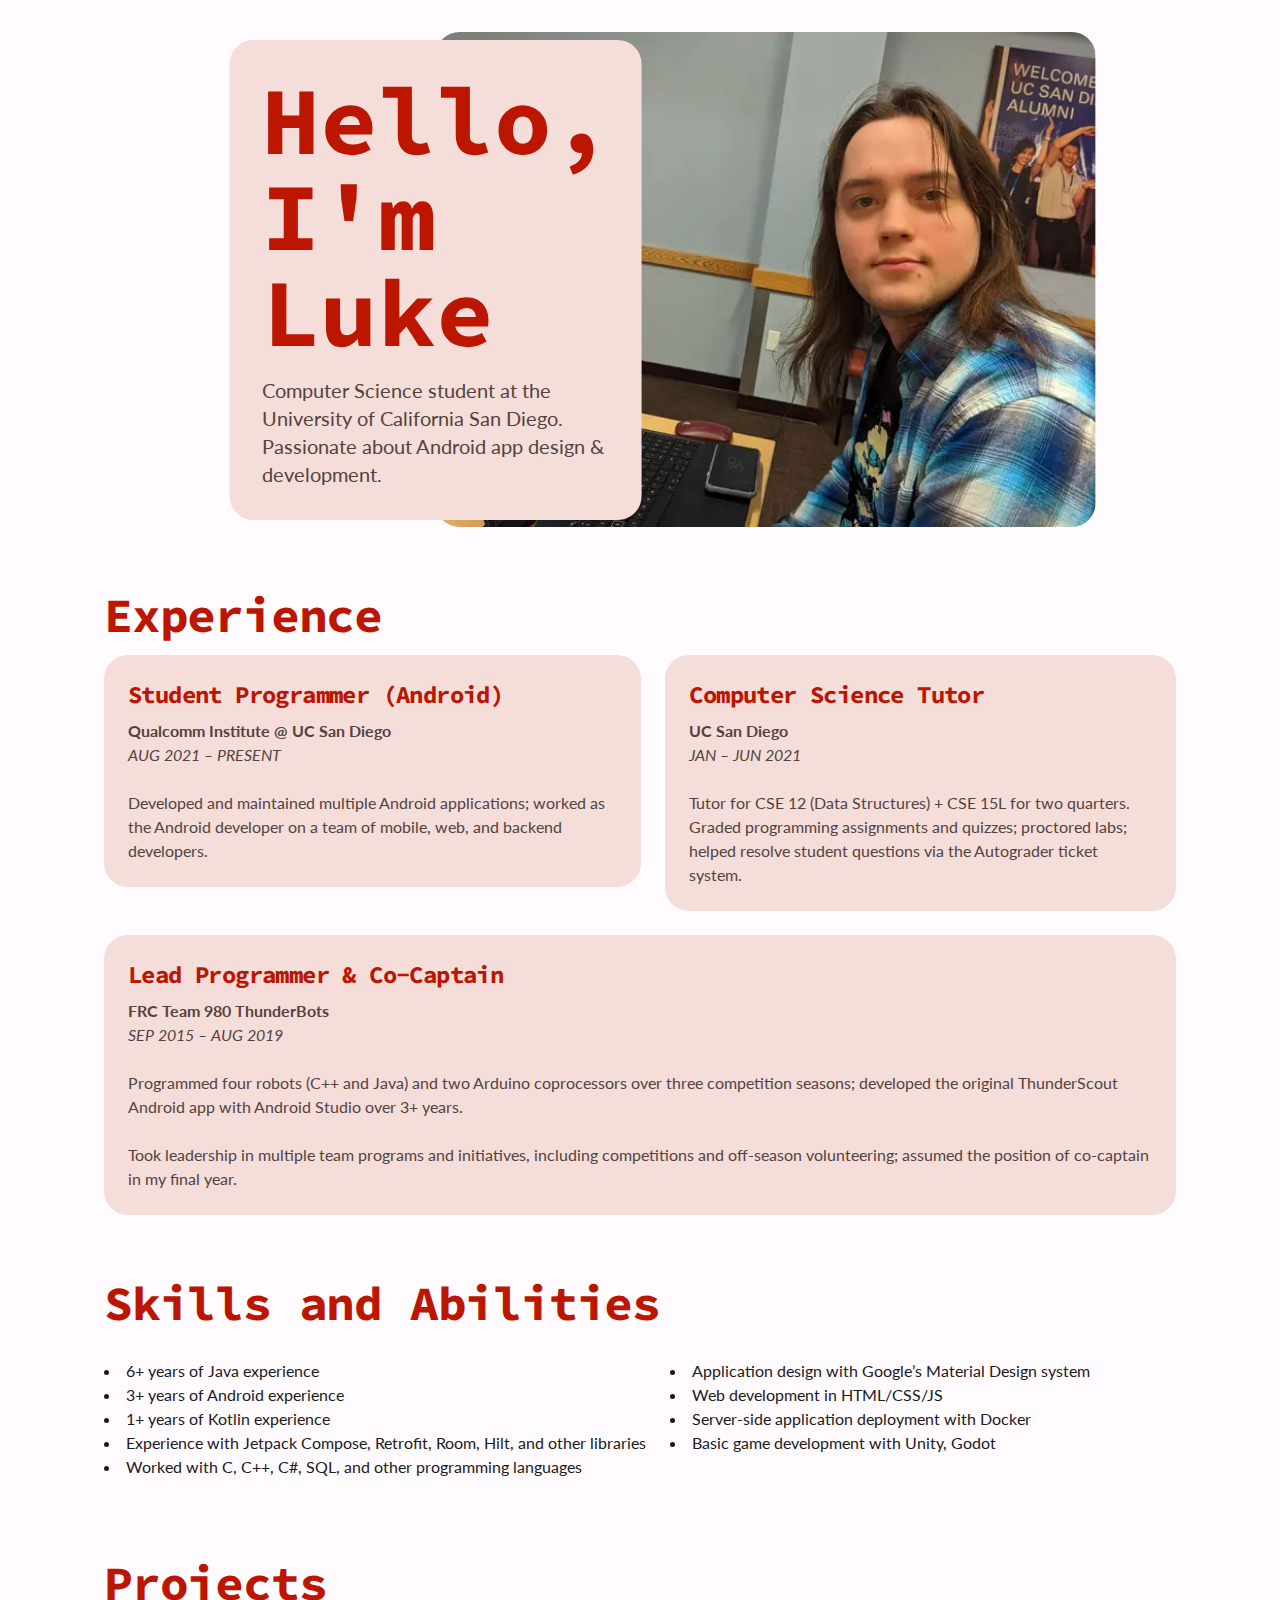
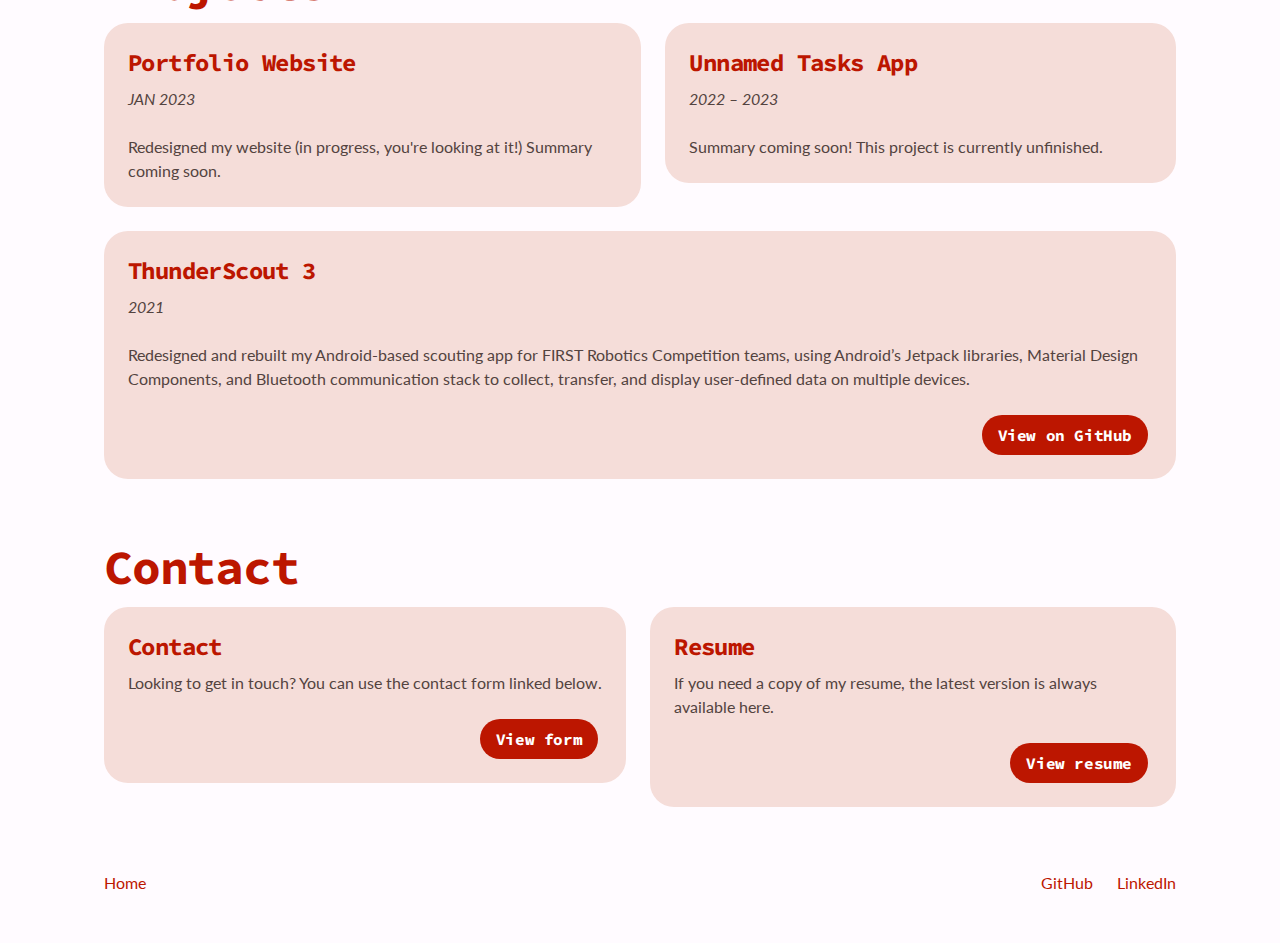
<file: index.html>
<!DOCTYPE html>
<html lang="en">
  <head>
    <meta charset="utf-8">
    <meta name="viewport" content="width=device-width">
    <meta name="color-scheme" content="light dark">
    <link rel="stylesheet" href="./styles.css">
    <link
      rel="stylesheet"
      href="https://fonts.googleapis.com/css2?family=Lato:ital,wght@0,400;0,700;1,400&amp;family=Source+Code+Pro:wght@700&amp;display=swap"
    >
    <!--<link rel="stylesheet" href="https://fonts.googleapis.com/css2?family=Material+Symbols+Outlined:opsz,wght,FILL,GRAD@48,400,0,0">-->
    <link rel="icon" href="./favicon.png">
    <title>Luke Myers</title>
  </head>
  <body>
    <header class="card main-header">
      <div class="card-content">
        <h1>Hello, I'm Luke</h1>
        <p>
          Computer Science student at the University of California San Diego.
          Passionate about Android app design & development.
        </p>
      </div>
      <picture>
        <img
          srcset="assets/images/header-640.webp 640w, assets/images/header-960.webp 960w, assets/images/header-1920.webp 1920w"
          sizes="50svw"
          alt="Photo of me!"
          src="assets/images/header-640.webp"
        />
      </picture>
    </header>
    <main>
      <section>
        <h2>Experience</h2>
        <div class="flex-layout flex-row">
          <div class="flex-item card card-content">
            <h3>Student Programmer (Android)</h3>
            <p><strong>Qualcomm Institute @ UC San Diego</strong></p>
            <p><em class="uppercase">Aug 2021 – Present</em></p>
            <p>&nbsp;</p>
            <p>
              Developed and maintained multiple Android applications; worked as
              the Android developer on a team of mobile, web, and backend
              developers.
            </p>
          </div>
          <div class="flex-item card card-content">
            <h3>Computer Science Tutor</h3>
            <p><strong>UC San Diego</strong></p>
            <p><em class="uppercase">Jan – Jun 2021</em></p>
            <p>&nbsp;</p>
            <p>
              Tutor for CSE 12 (Data Structures) + CSE 15L for two quarters.
              Graded programming assignments and quizzes; proctored labs; helped
              resolve student questions via the Autograder ticket system.
            </p>
          </div>
          <div class="flex-item card card-content">
            <h3>Lead Programmer & Co-Captain</h3>
            <p><strong>FRC Team 980 ThunderBots</strong></p>
            <p><em class="uppercase">Sep 2015 – Aug 2019</em></p>
            <p>&nbsp;</p>
            <p>
              Programmed four robots (C++ and Java) and two Arduino coprocessors
              over three competition seasons; developed the original
              ThunderScout Android app with Android Studio over 3+ years.
            </p>
            <p>&nbsp;</p>
            <p>
              Took leadership in multiple team programs and initiatives,
              including competitions and off-season volunteering; assumed the
              position of co-captain in my final year.
            </p>
          </div>
        </div>
      </section>
      <!--<section>
        <h2>Education</h2>
        <div class="flex-layout flex-row">
          <div class="flex-item card card-content surface">
            Describe my education at UC San Diego. Duis aute irure dolor in
            reprehenderit in voluptate velit esse cillum dolore eu fugiat nulla
            pariatur. Excepteur sint occaecat cupidatat non proident, sunt in
            culpa qui officia deserunt mollit anim id est laborum.
          </div>
        </div>
      </section>-->
      <section>
        <h2>Skills and Abilities</h2>
        <div class="flex-layout flex-row">
          <ul class="flex-item">
            <li>6+ years of Java experience</li>
            <li>3+ years of Android experience</li>
            <li>1+ years of Kotlin experience</li>
            <li>
              Experience with Jetpack Compose, Retrofit, Room, Hilt, and other
              libraries
            </li>
            <li>
              Worked with C, C++, C#, SQL, and other programming languages
            </li>
          </ul>
          <ul class="flex-item">
            <li>Application design with Google’s Material Design system</li>
            <li>Web development in HTML/CSS/JS</li>
            <li>Server-side application deployment with Docker</li>
            <li>Basic game development with Unity, Godot</li>
          </ul>
        </div>
      </section>
      <section>
        <h2>Projects</h2>
        <div class="flex-layout flex-row">
          <div class="flex-item card">
            <div class="card-content">
              <h3>Portfolio Website</h3>
              <p><em class="uppercase">Jan 2023</em></p>
              <p>&nbsp;</p>
              <p>
                Redesigned my website (in progress, you're looking at it!)
                Summary coming soon.
              </p>
            </div>
          </div>
          <div class="flex-item card">
            <div class="card-content">
              <h3>Unnamed Tasks App</h3>
              <p><em class="uppercase">2022 – 2023</em></p>
              <p>&nbsp;</p>
              <p>Summary coming soon! This project is currently unfinished.</p>
            </div>
          </div>
          <div class="flex-item card">
            <div class="card-content">
              <h3>ThunderScout 3</h3>
              <p><em class="uppercase">2021</em></p>
              <p>&nbsp;</p>
              <p>
                Redesigned and rebuilt my Android-based scouting app for FIRST
                Robotics Competition teams, using Android’s Jetpack libraries,
                Material Design Components, and Bluetooth communication stack to
                collect, transfer, and display user-defined data on multiple
                devices.
              </p>
              <p>&nbsp;</p>
              <div class="action-group">
                <a
                  class="action"
                  href="https://github.com/19lmyers/ThunderScout/"
                  ><span class="text">View on GitHub</span></a
                >
              </div>
            </div>
          </div>
        </div>
      </section>
      <section>
        <h2>Contact</h2>
        <div class="flex-layout">
          <div class="flex-item card card-content">
            <h3>Contact</h3>
            <p>
              Looking to get in touch? You can use the contact form linked
              below.
            </p>
            <p>&nbsp;</p>
            <div class="action-group">
              <a class="action" href="./contact.html"
                ><span class="text">View form</span></a
              >
            </div>
          </div>
          <div class="flex-item card card-content">
            <h3>Resume</h3>
            <p>
              If you need a copy of my resume, the latest version is always
              available here.
            </p>
            <p>&nbsp;</p>
            <div class="action-group">
              <a
                class="action"
                href="./resume.pdf"
                target="_blank"
                rel="noopener noreferrer"
                ><span class="text">View resume</span></a
              >
            </div>
          </div>
        </div>
      </section>
    </main>
    <footer class="flex-layout">
      <div class="flex-item"><a href="./">Home</a></div>
      <div class="flex-item">
        <a href="https://github.com/19lmyers">GitHub</a>
      </div>
      <div class="flex-item">
        <a href="https://www.linkedin.com/in/luke-myers-dev/">LinkedIn</a>
      </div>
    </footer>
  </body>
</html>
</file>
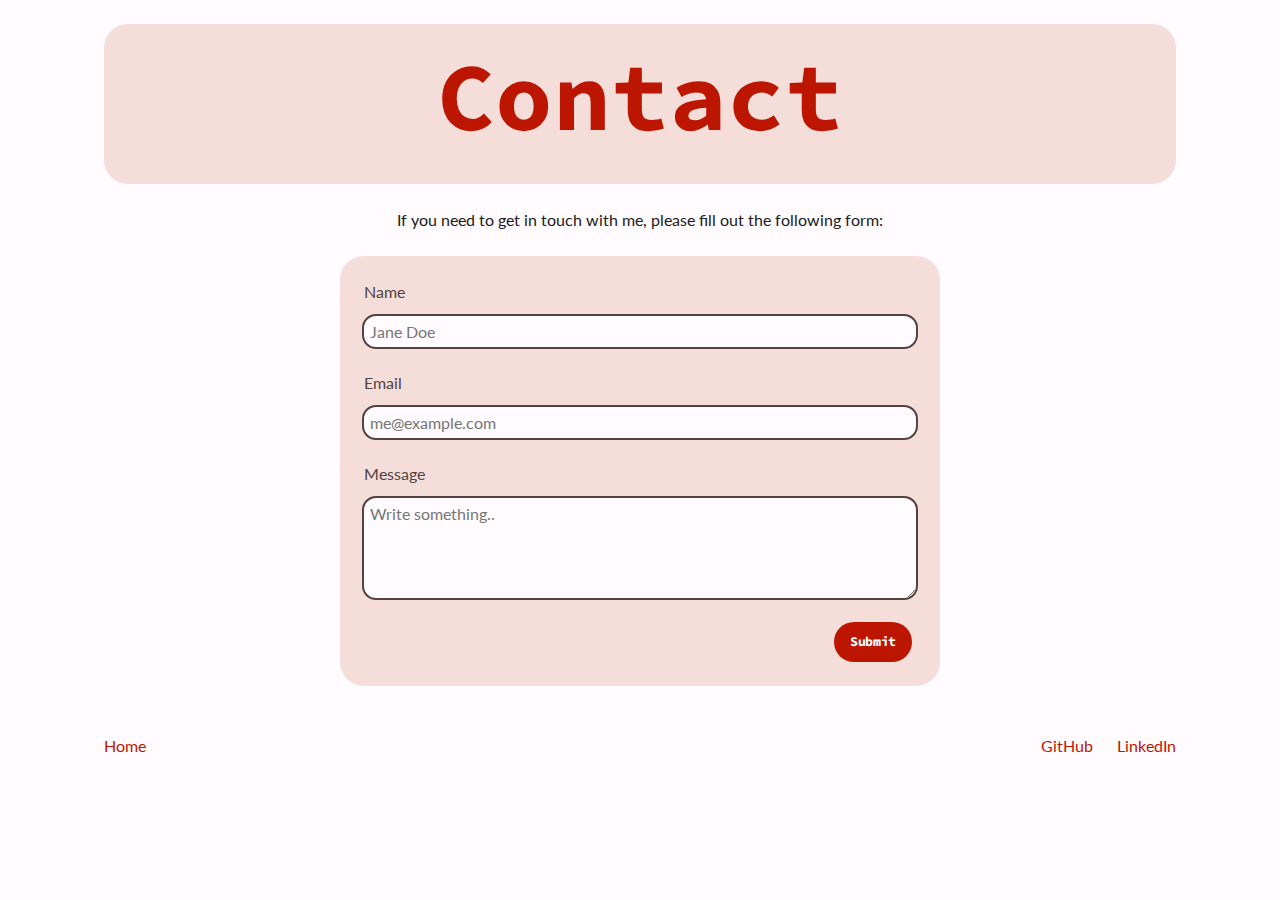
<file: contact.html>
<!DOCTYPE html>
<html lang="en">
  <head>
    <meta charset="utf-8">
    <meta name="viewport" content="width=device-width">
    <meta name="color-scheme" content="light dark">
    <link rel="stylesheet" href="./styles.css">
    <link
      rel="stylesheet"
      href="https://fonts.googleapis.com/css2?family=Lato:ital,wght@0,400;0,700;1,400&amp;family=Source+Code+Pro:wght@700&amp;display=swap"
    >
    <!--<link rel="stylesheet" href="https://fonts.googleapis.com/css2?family=Material+Symbols+Outlined:opsz,wght,FILL,GRAD@48,400,0,0">-->
    <link rel="icon" href="./favicon.png">
    <title>Contact | Luke Myers</title>
  </head>
  <body>
    <header class="card card-content text-center">
      <h1>Contact</h1>
    </header>
    <main class="form">
      <div class="flex-layout flex-column">
        <p class="flex-item card surface center text-center">
          If you need to get in touch with me, please fill out the following
          form:
        </p>
        <form class="flex-item card card-content center text-center" action="#">
          <label for="name" class="text-left">Name</label>
          <input
            type="text"
            id="name"
            name="name"
            placeholder="Jane Doe"
            required="required"
          />

          <label for="email" class="text-left">Email</label>
          <input
            type="email"
            id="email"
            name="name"
            placeholder="me@example.com"
            required="required"
          />

          <label for="message" class="text-left">Message</label>
          <textarea
            id="message"
            name="message"
            placeholder="Write something.."
            required="required"
          ></textarea>

          <div class="action-group">
            <input class="action" type="submit" value="Submit" />
          </div>
        </form>
      </div>
    </main>
    <footer class="flex-layout">
      <div class="flex-item"><a href="./">Home</a></div>
      <div class="flex-item">
        <a href="https://github.com/19lmyers">GitHub</a>
      </div>
      <div class="flex-item">
        <a href="https://www.linkedin.com/in/luke-myers-dev/">LinkedIn</a>
      </div>
    </footer>
  </body>
</html>
</file>
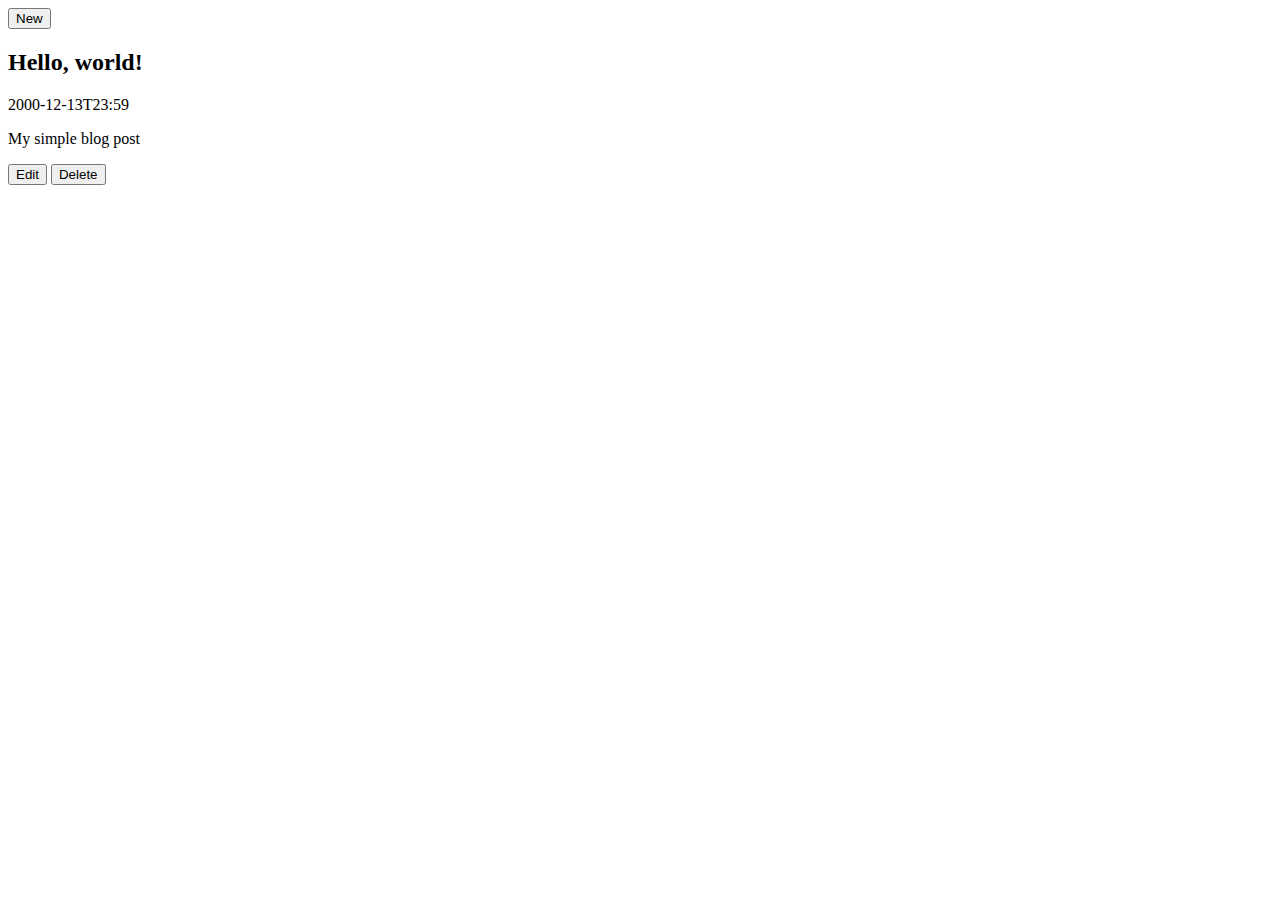
<file: crud.html>
<!DOCTYPE html>
<html lang="en">
  <head>
    <meta charset="utf-8">
    <meta name="viewport" content="width=device-width">
    <meta name="color-scheme" content="light dark">
    <link rel="icon" href="./favicon.png">
    <title>CRUD</title>
  </head>
  <body>
    <button id="create">New</button>
    <template id="post">
        <div>
            <h2 class="title"></h2>
            <time class="date"></time>
            <p class="summary"></p>

            <button class="edit">Edit</button>
            <button class="delete">Delete</button>
        </div>
    </template>
    <template id="edit">
        <dialog>
            <form>
                <h2>Edit post</h2>
                <label for="title">Title</label>
                <br>
                <input id="title" required="required">
                <br>
                <label for="date">Date</label>
                <br>
                <input id="date" type="datetime-local" required="required">
                <br>
                <label for="summary">Summary</label>
                <br>
                <textarea id="summary" required="required"></textarea>
                <br>
                <button class="cancel">Cancel</button>
                <input type="submit" formmethod="dialog" value="Save">
            </form>
        </dialog>
    </template>
    <template id="delete">
        <dialog>
            <form>
                <h2>Delete post?</h2>
                <button class="cancel">Cancel</button>
                <input type="submit" formmethod="dialog" value="Delete">
            </form>
        </dialog>
    </template>
  </body>
  <script type="module" src="blog.js"></script>
</html>
</file>
<file: styles.css>
/* Color Vars & Theming */
:root {
  --color-primary-light: #bc1600;
  --color-onPrimary-light: #ffffff;
  --color-primaryContainer-light: #ffdad4;
  --color-onPrimaryContainer-light: #3f0300;
  --color-secondary-light: #775650;
  --color-onSecondary-light: #ffffff;
  --color-secondaryContainer-light: #ffdad4;
  --color-onSecondaryContainer-light: #2c1511;
  --color-tertiary-light: #006688;
  --color-onTertiary-light: #ffffff;
  --color-tertiaryContainer-light: #c1e8ff;
  --color-onTertiaryContainer-light: #001e2b;
  --color-error-light: #ba1a1a;
  --color-onError-light: #ffffff;
  --color-errorContainer-light: #ffdad6;
  --color-onErrorContainer-light: #410002;
  --color-background-light: #fffbff;
  --color-onBackground-light: #201a19;
  --color-surface-light: #fffbff;
  --color-onSurface-light: #201a19;
  --color-surfaceVariant-light: #f5ddd9;
  --color-onSurfaceVariant-light: #534340;
  --color-outline-light: #857370;
  --color-outlineVariant-light: #d8c2be;
  --color-shadow-light: #000000;
  --color-scrim-light: #000000;
  --color-primary-dark: #ffb4a6;
  --color-onPrimary-dark: #660700;
  --color-primaryContainer-dark: #900e00;
  --color-onPrimaryContainer-dark: #ffdad4;
  --color-secondary-dark: #e7bdb5;
  --color-onSecondary-dark: #5d3f3a;
  --color-secondaryContainer-dark: #5d3f3a;
  --color-onSecondaryContainer-dark: #ffdad4;
  --color-tertiary-dark: #75d1ff;
  --color-onTertiary-dark: #003548;
  --color-tertiaryContainer-dark: #004d67;
  --color-onTertiaryContainer-dark: #c1e8ff;
  --color-error-dark: #ffb4ab;
  --color-onError-dark: #690005;
  --color-errorContainer-dark: #93000a;
  --color-onErrorContainer-dark: #ffb4ab;
  --color-background-dark: #201a19;
  --color-onBackground-dark: #ede0dd;
  --color-surface-dark: #201a19;
  --color-onSurface-dark: #ede0dd;
  --color-surfaceVariant-dark: #534340;
  --color-onSurfaceVariant-dark: #d8c2be;
  --color-outline-dark: #a08c89;
  --color-outlineVariant-dark: #534340;
  --color-shadow-dark: #000000;
  --color-scrim-dark: #000000;
}
@media (prefers-color-scheme: light) {
  :root {
    --color-primary: var(--color-primary-light);
    --color-onPrimary: var(--color-onPrimary-light);
    --color-primaryContainer: var(--color-primaryContainer-light);
    --color-onPrimaryContainer: var(--color-onPrimaryContainer-light);
    --color-secondary: var(--color-secondary-light);
    --color-onSecondary: var(--color-onSecondary-light);
    --color-secondaryContainer: var(--color-secondaryContainer-light);
    --color-onSecondaryContainer: var(--color-onSecondaryContainer-light);
    --color-tertiary: var(--color-tertiary-light);
    --color-onTertiary: var(--color-onTertiary-light);
    --color-tertiaryContainer: var(--color-tertiaryContainer-light);
    --color-onTertiaryContainer: var(--color-onTertiaryContainer-light);
    --color-error: var(--color-error-light);
    --color-onError: var(--color-onError-light);
    --color-errorContainer: var(--color-errorContainer-light);
    --color-onErrorContainer: var(--color-onErrorContainer-light);
    --color-background: var(--color-background-light);
    --color-onBackground: var(--color-onBackground-light);
    --color-surface: var(--color-surface-light);
    --color-onSurface: var(--color-onSurface-light);
    --color-surfaceVariant: var(--color-surfaceVariant-light);
    --color-onSurfaceVariant: var(--color-onSurfaceVariant-light);
    --color-outline: var(--color-outline-light);
    --color-outlineVariant: var(--color-outlineVariant-light);
    --color-shadow: var(--color-shadow-light);
    --color-scrim: var(--color-scrim-light);
  }
}
@media (prefers-color-scheme: dark) {
  :root {
    --color-primary: var(--color-primary-dark);
    --color-onPrimary: var(--color-onPrimary-dark);
    --color-primaryContainer: var(--color-primaryContainer-dark);
    --color-onPrimaryContainer: var(--color-onPrimaryContainer-dark);
    --color-secondary: var(--color-secondary-dark);
    --color-onSecondary: var(--color-onSecondary-dark);
    --color-secondaryContainer: var(--color-secondaryContainer-dark);
    --color-onSecondaryContainer: var(--color-onSecondaryContainer-dark);
    --color-tertiary: var(--color-tertiary-dark);
    --color-onTertiary: var(--color-onTertiary-dark);
    --color-tertiaryContainer: var(--color-tertiaryContainer-dark);
    --color-onTertiaryContainer: var(--color-onTertiaryContainer-dark);
    --color-error: var(--color-error-dark);
    --color-onError: var(--color-onError-dark);
    --color-errorContainer: var(--color-errorContainer-dark);
    --color-onErrorContainer: var(--color-onErrorContainer-dark);
    --color-background: var(--color-background-dark);
    --color-onBackground: var(--color-onBackground-dark);
    --color-surface: var(--color-surface-dark);
    --color-onSurface: var(--color-onSurface-dark);
    --color-surfaceVariant: var(--color-surfaceVariant-dark);
    --color-onSurfaceVariant: var(--color-onSurfaceVariant-dark);
    --color-outline: var(--color-outline-dark);
    --color-outlineVariant: var(--color-outlineVariant-dark);
    --color-shadow: var(--color-shadow-dark);
    --color-scrim: var(--color-scrim-dark);
  }
}

/* Reset Styles */
input,
textarea {
  border: none;
  background-image: none;
  background-color: transparent;
  box-shadow: none;
}

input:focus,
textarea:focus {
  outline: none;
}

/* Base Styles */
*,
*:after,
*:before {
  box-sizing: border-box;

  transition-timing-function: cubic-bezier(0.4, 0, 0.2, 1);
  transition-duration: 0.25s;
}

body {
  color: var(--color-onBackground);
  background-color: var(--color-background);
  font-family: Lato, sans-serif;
  line-height: 1.5;
}

::selection {
  color: var(--color-onTertiary);
  background-color: var(--color-tertiary);
}

h1,
h2,
h3,
h4,
h5,
h6 {
  font-family: 'Source Code Pro', monospace;
  font-weight: 700;
}

blockquote,
dd,
dl,
figure,
h1,
h2,
h3,
h4,
h5,
h6,
hr,
p,
pre {
  margin: 0;
}

a {
  color: var(--color-primary);
  text-decoration: inherit;
}

a:hover {
  color: var(--color-tertiary);
  box-shadow: inset 0 0 0 var(--color-tertiary), 0 3px 0 var(--color-tertiary);
}

a:focus {
  box-shadow: 0 0 0 3px var(--color-tertiary);
  outline: 2px solid transparent;
  outline-offset: 2px;
}

strong {
  font-weight: 700;
}
em {
  font-style: italic;
}

.uppercase {
  text-transform: uppercase;
}
.text-center {
  text-align: center;
}
.text-left {
  text-align: left;
}

.center {
  margin: auto;
}

/* Section */
section {
  margin: 3rem 1.5rem;
}

@media (min-width: 640px) {
  section {
    margin: 3rem;
  }
}

@media (min-width: 1024px) {
  section {
    margin: 4rem 6rem;
  }
}

section h2 {
  color: var(--color-primary);
  font-size: 2.25rem;
  line-height: 2.25rem;
  letter-spacing: -0.025em;
  padding-bottom: 1rem;
}

@media (min-width: 1280px) {
  section h2 {
    font-size: 3rem;
    line-height: 1;
  }
}

/* Flex Layout */
.flex-layout {
  display: flex;
  flex-direction: row;
  flex-wrap: wrap;
  gap: 1.5rem;
}

.flex-column {
  flex-direction: column;
}

.flex-row {
  flex-direction: row;
}

.flex-row-reverse {
  flex-direction: row-reverse;
}

/* Flex Item */
.flex-item {
  flex: 0 1 auto;
}

/* Card */
.card {
  color: var(--color-onSurfaceVariant);
  background-color: var(--color-surfaceVariant);
  border-radius: 1.5rem;
  display: flex;
  flex-direction: column;
  flex: 1 1 auto;
  width: min-content;
  height: min-content;
  min-width: 250px;
}

@media (min-width: 640px) {
  .card {
    min-width: 400px;
  }
}

.card-content {
  padding: 1.5rem;
}

.card picture {
  display: flex;
  width: 100%;
  height: 100%;
}

.card img {
  background-color: var(--color-primary);
  border-radius: 1.5rem 1.5rem 0 0;

  width: 100%;
  max-height: 35svh;

  object-fit: cover;
}

@media screen {
  .card img {
    border-radius: 1.5rem 1.5rem 0 0;
  }
}

.card > img {
  border-radius: 1.5rem;
}

@media (min-width: 640px) {
  .card img {
    max-height: 30svh;
  }

  .card.img-large img {
    max-height: 60svh;
  }
}

.card h3 {
  color: var(--color-primary);
  font-size: 1.5rem;
  line-height: 2rem;
  letter-spacing: -0.025em;
  margin-bottom: 0.5rem;
}

.surface {
  color: var(--color-onSurface);
  background-color: var(--color-surface);
}

/* Action Links */
.action-group {
  margin-top: auto;
  display: flex;
  justify-content: flex-end;
}

.action {
  padding: 0.5rem 1rem;
  margin: 0 0.25rem;
  color: var(--color-onPrimary);
  background-color: var(--color-primary);
  border-radius: 1.75rem;
  display: flex;
  width: fit-content;
}

.action:hover {
  color: var(--color-onSecondary);
  background-color: var(--color-secondary);
  border-radius: 0.75rem;
  text-decoration: none;
  box-shadow: none;
}

.action:active {
  color: var(--color-onTertiary);
  background-color: var(--color-tertiary);
}

.action .text,
input.action {
  font-family: 'Source Code Pro', monospace;
  font-weight: 700;
  line-height: 1.5rem;
  letter-spacing: -0.025em;
}

/* Header */
header.card {
  margin: 1.5rem;
  width: auto;
}

header h1 {
  color: var(--color-primary);
  font-size: 3.75rem;
  line-height: 1;
  padding-bottom: 1rem;
}

header p {
  font-size: 1.125rem;
  line-height: 1.75rem;
}

header img,
header.card img {
  border-radius: 1.5rem;

  height: inherit;
  min-width: 50svw;
  max-height: 75svh;
}

@media screen and (min-width: 640px) {
  header.main-header {
    width: auto;
    margin: 2rem 4rem 3rem;

    display: flex;
    flex-direction: row;
    align-items: center;
    justify-content: center;

    color: var(--color-onSurface);
    background-color: var(--color-surface);

    transform: translateX(-7.5%);
  }

  header.main-header .card-content {
    width: min-content;
    height: min-content;

    color: var(--color-onSurfaceVariant);
    background-color: var(--color-surfaceVariant);
    border-radius: 1.5rem;

    transform: translateX(50%);

    padding: 2rem;
  }
}

@media (min-width: 1024px) {
  header.card {
    margin-left: 6rem;
    margin-right: 6rem;
  }
}

@media (min-width: 1280px) {
  header h1 {
    font-size: 6rem;
  }

  header p {
    font-size: 1.25rem;
  }
}

/* Footer */
footer.flex-layout {
  margin: 3rem;
  width: auto;
  flex-direction: row;
}

@media (min-width: 1024px) {
    footer.flex-layout {
        margin-left: 6rem;
        margin-right: 6rem;
    }
}

footer .flex-item {
  flex: 0 1 auto;
  white-space: nowrap;
}

footer .flex-item:first-child {
    margin-right: auto;
}

/* Bullet */
ul {
  list-style-type: disc;
  list-style-position: inside;
  padding: 0;
}

/* Form */
input,
select,
textarea {
  width: 100%;
  margin-bottom: 1rem;
  background-color: var(--color-surface);
  color: var(--color-onSurface);
}

textarea {
  min-height: 100px;
}

/* Form */
.form .card:not(header) {
  width: 100%;
  max-width: 600px;
}

input,
select,
textarea {
  width: 100%;
  margin-bottom: 1rem;
}

input[type="text"],
input[type="email"],
textarea {
  outline: 2px solid var(--color-onSurfaceVariant);
  border-radius: 0.75rem;

  font-family: Lato, sans-serif;
  font-size: 1em;

  margin: 12px auto 24px auto;
  padding: 6px;
}

input:focus,
textarea:focus {
  box-shadow: 0 0 0 3px var(--color-tertiary);
  outline: 2px solid transparent;
  outline-offset: 2px;
}

textarea {
  min-height: 100px;
}

input[type="submit"] {
  cursor: pointer;
}

/* Print Styles */
@media print {
  .flex-layout {
    gap: 0;
  }

  .card {
    color: var(--color-onBackground);
    background-color: var(--color-background);
  }

  .action {
    color: var(--color-primary);
  }
}
</file>
